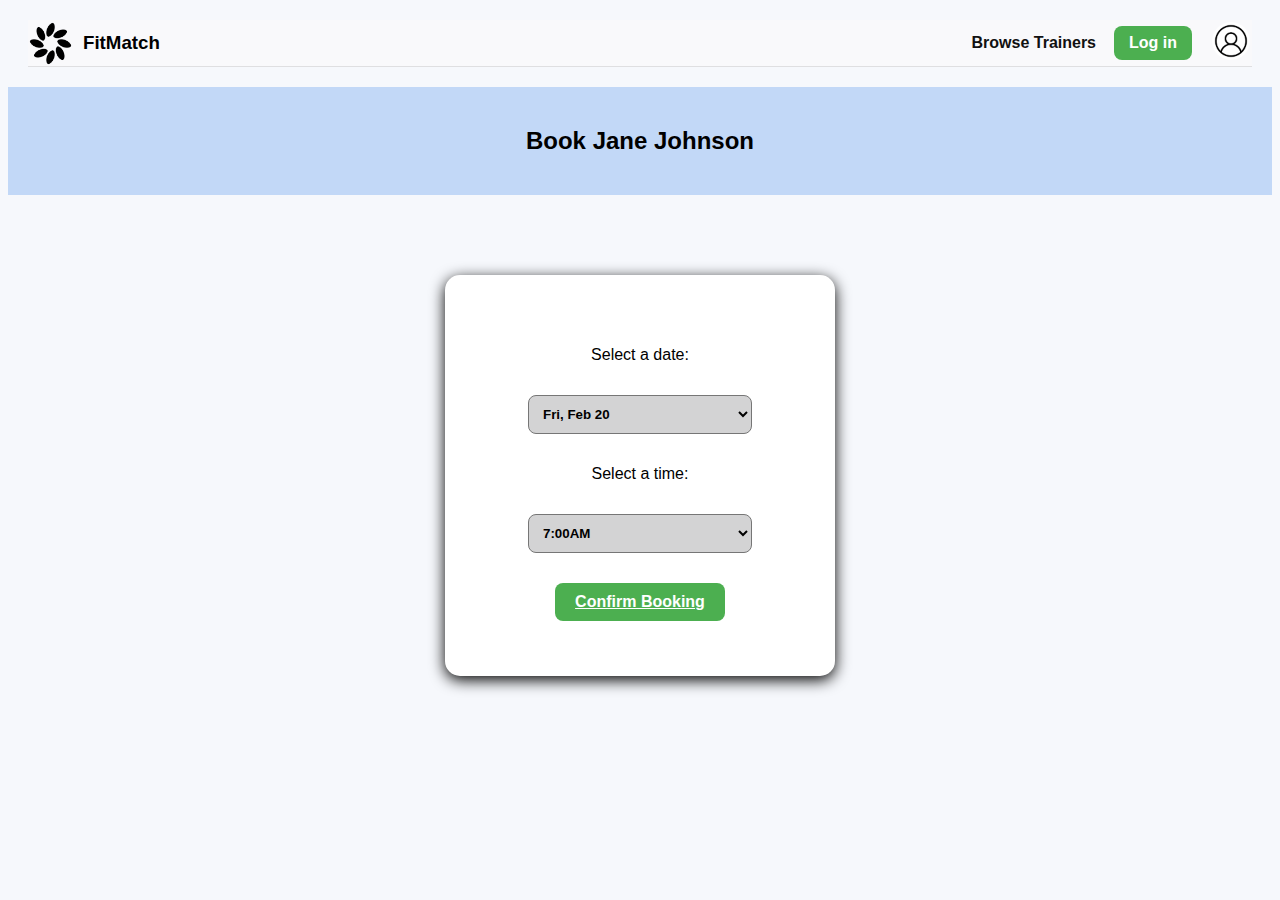
<file: high-fidelity-prototype/customer/book-trainer.html>
<!DOCTYPE html>
<html lang="en">

<head>
    <meta charset="UTF-8">
    <meta name="viewport" content="width=device-width, initial-scale=1.0">
    <link rel="stylesheet" href="style.css">
    <title>Book-Trainer</title>
</head>

<body>
    <header>
        <div class="logo">
            <img src="images/logo.png" alt="FitMatch Logo">
            <a href="home.html">
                <h3>FitMatch</h3>
            </a>
        </div>

        <nav class="navigation">
            <a href="browse.html" class="browse-link">Browse Trainers</a>
            <a href="signup.html" class="signup-btn">Log in</a>
            <a href="user-profile.html" class="profile-icon">
                <img src="images/profileicon.png" alt="Profile">
            </a>
        </nav>
    </header>


    <section class="booking-section">
        <h2>Book Jane Johnson</h2>
<div class="signup-container">
        <div class="booking-container">
            <p>Select a date:</p>
            <select name="date" id="date">
                <option>Fri, Feb 20</option>
                <option>Mon, Feb 23</option>
                <option>Tues, Feb 24</option>
                <option>Wed, Feb 25</option>
                <option>Thurs, Feb 26</option>
            </select>
            <p>Select a time: </p>
            <select name="time" id="time">
                <option>7:00AM</option>
                <option>8:00AM</option>
                <option>9:00AM</option>
                <option>10:00AM</option>
                <option>11:00AM</option>
            </select>

            <a href="booking-confirm.html" class="final-book-btn">Confirm Booking</a>
        </div>
</div>
    </section>

</body>

</html>
</file>
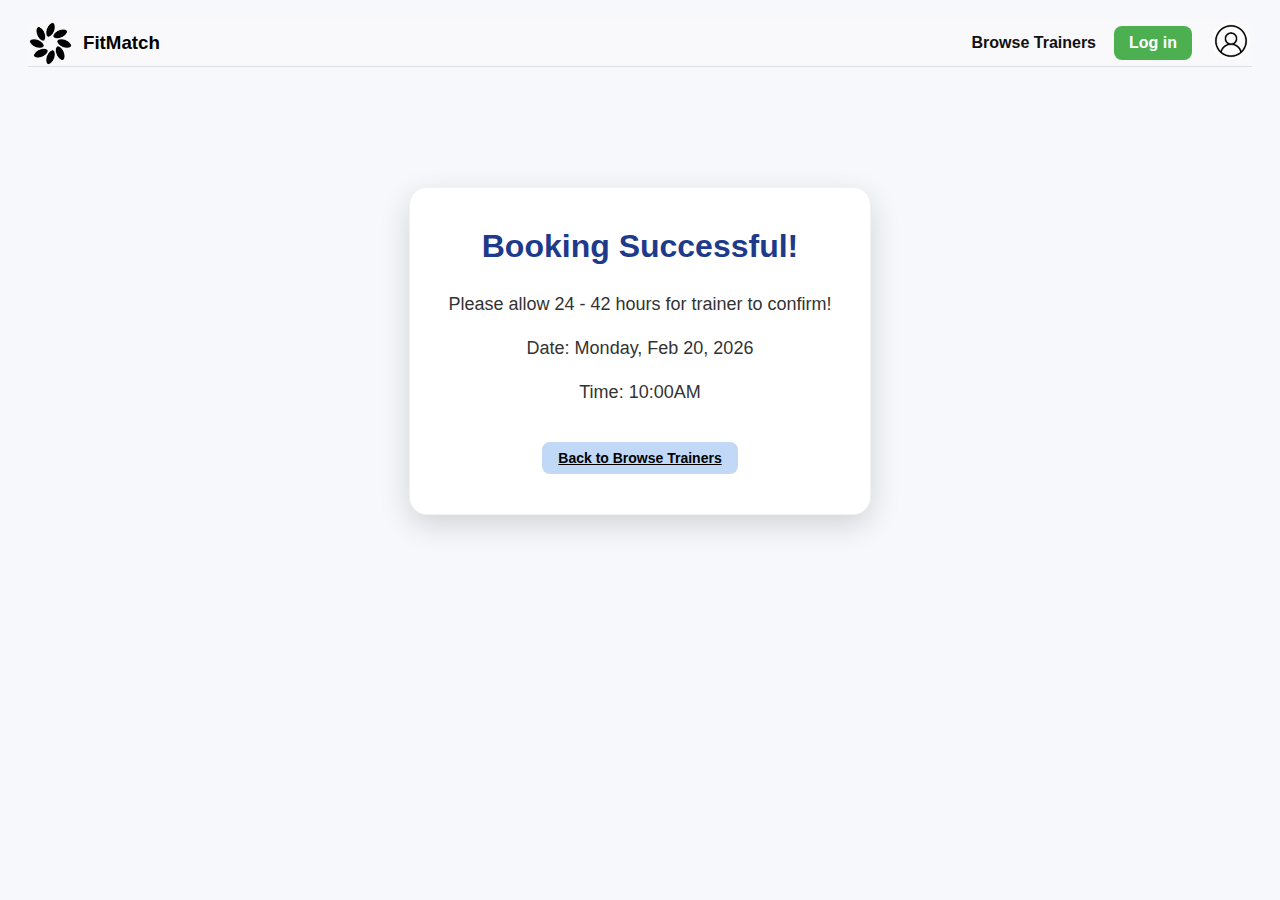
<file: high-fidelity-prototype/customer/booking-confirm.html>
<!DOCTYPE html>
<html lang="en">

<head>
    <meta charset="UTF-8">
    <meta name="viewport" content="width=device-width, initial-scale=1.0">
    <link rel="stylesheet" href="style.css">
    <title>Booking-confirm</title>

</head>

<body>
    <header>
        <div class="logo">
            <img src="images/logo.png" alt="FitMatch Logo">
            <a href="home.html">
                <h3>FitMatch</h3>
            </a>
        </div>

        <nav class="navigation">
            <a href="browse.html" class="browse-link">Browse Trainers</a>
            <a href="signup.html" class="signup-btn">Log in</a>
            <a href="user-profile.html" class="profile-icon">
                <img src="images/profileicon.png" alt="Profile">
            </a>
        </nav>
    </header>

    <div class="confirm-wrap">
        <section class="booking-confirm">
            <h2>Booking Successful!</h2>
            <p>Please allow 24 - 42 hours for trainer to confirm!</p>
            <p>Date: Monday, Feb 20, 2026</p>
            <p>Time: 10:00AM</p>
            <a href="browse.html" class="book-btn">Back to Browse Trainers</a>
        </section>
    </div>
</body>

</html>
</file>
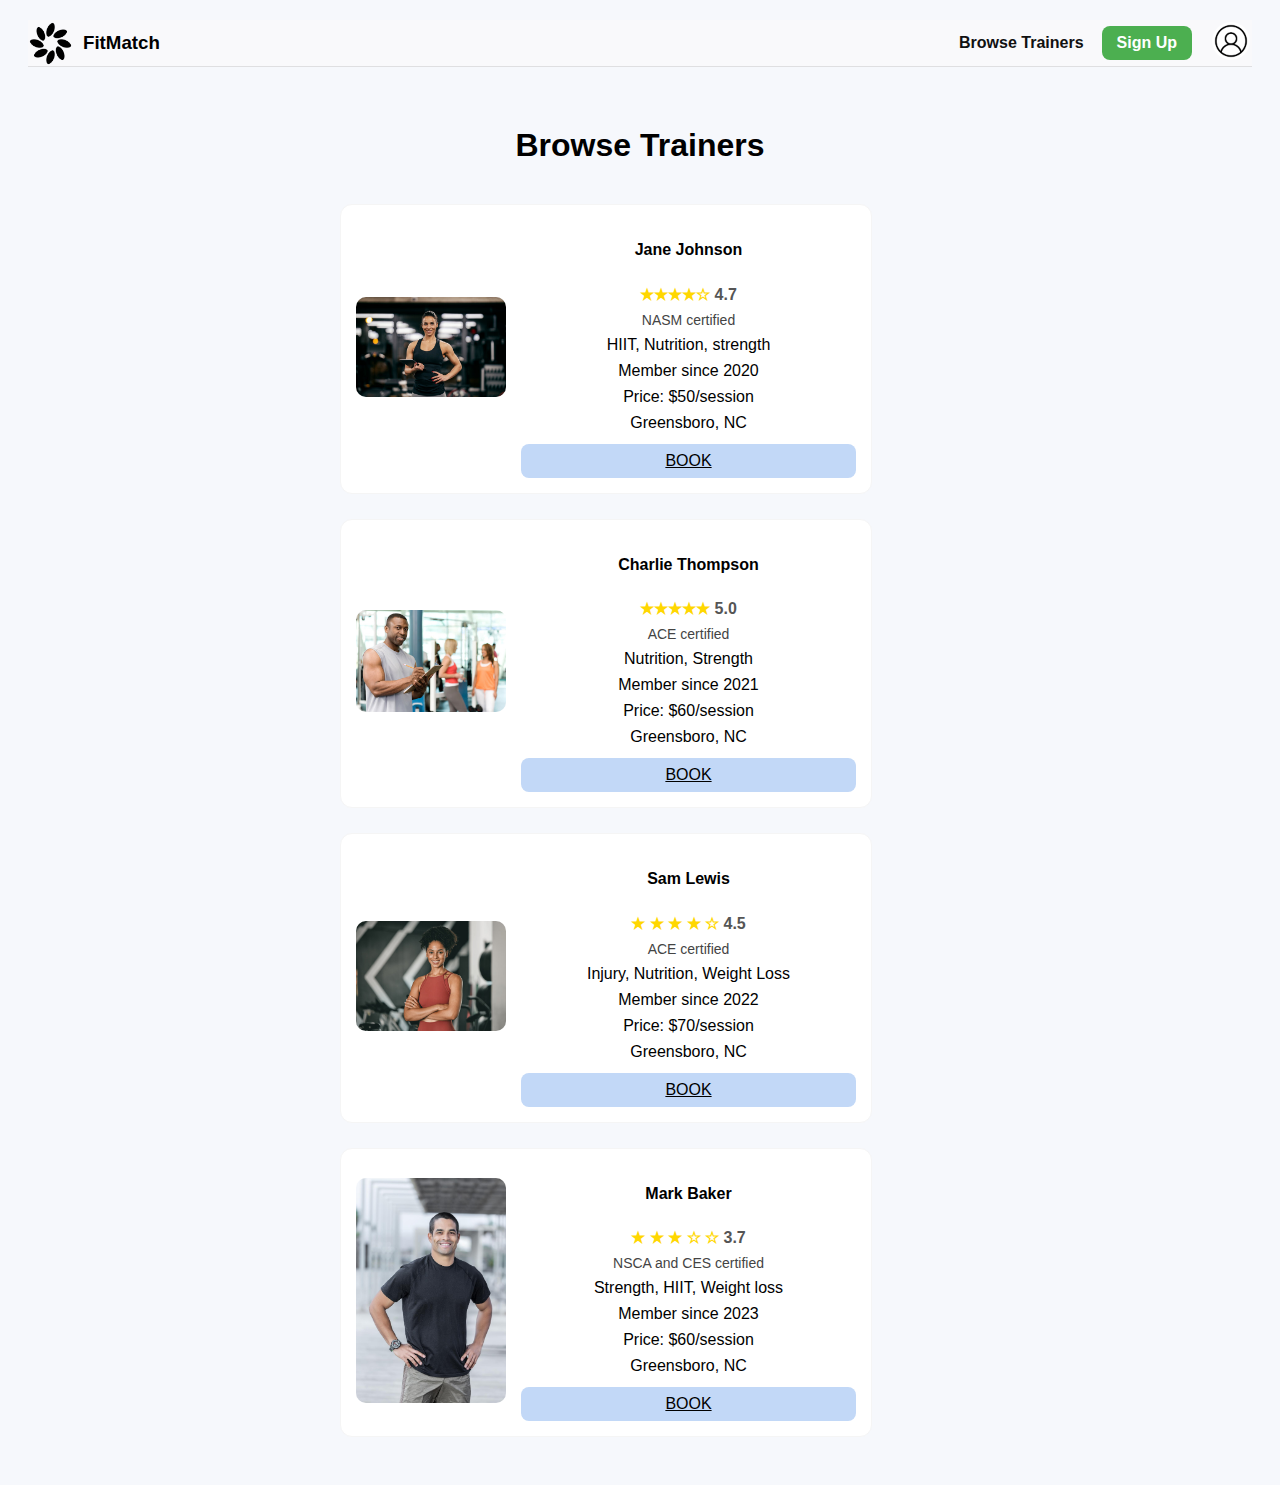
<file: high-fidelity-prototype/customer/browse.html>
<!DOCTYPE html>
<html lang="en">

<head>
    <meta charset="UTF-8">
    <meta name="viewport" content="width=device-width, initial-scale=1.0">
    <link rel="stylesheet" href="style.css">
    <title>Browse Trainers</title>
</head>

<body>
    <header>
        <div class="logo">
            <img src="images/logo.png" alt="FitMatch Logo">
            <a href="home.html">
                <h3>FitMatch</h3>
            </a>

        </div>

        <nav class="navigation">
            <a href="browse.html" class="browse-link">Browse Trainers</a>
            <a href="signup.html" class="signup-btn">Sign Up</a>
            <a href="user-profile.html" class="profile-icon">
                <img src="images/profileicon.png" alt="Profile">
            </a>
        </nav>
    </header>

    <section class="browse">
        <h1>Browse Trainers</h1>

        <div class="browse-grid">

            <!--trainer1-->
            <div class="browse-card">
                <a href="trainer1.html"">
                    <img src=" images/trainer1.jpg" alt="Trainer Image">
                </a>
                <div class="trainer-info">
                    <h4>Jane Johnson</h4>
                    <p class="rating">★★★★☆ <span>4.7</span></p>
                    <p class="cert">NASM certified</p>
                    <p class="specialty">HIIT, Nutrition, strength</p>
                    <p class="member">Member since 2020</p>
                    <p class="price"> Price: $50/session</p>
                    <p class="location">Greensboro, NC</p>

                    <a href="trainer1.html" class="book-btn">BOOK</a>
                    </a>
                </div>
            </div>

            <!--trainer2-->
            <div class="browse-card">
                <a href="trainer1.html">
                    <img src="images/trainer2.jpg" alt="Trainer Image">
                </a>
                <div class="trainer-info">
                    <h4>Charlie Thompson</h4>
                    <p class="rating">★★★★★ <span>5.0</span></p>
                    <p class="cert">ACE certified</p>
                    <p class="specialty">Nutrition, Strength</p>
                    <p class="member">Member since 2021</p>
                    <p class="price"> Price: $60/session</p>
                    <p class="location">Greensboro, NC</p>

                    <a href="trainer1.html" class="book-btn">BOOK</a>
                </div>
            </div>

            <!--trainer3-->
            <div class="browse-card">
                <a href="trainer1.html">
                    <img src="images/trainer3.jpg" alt="Trainer Image">
                </a>
                <div class="trainer-info">
                    <h4>Sam Lewis</h4>
                    <p class="rating">★ ★ ★ ★ ☆ <span>4.5</span></p>
                    <p class="cert">ACE certified</p>
                    <p class="specialty">Injury, Nutrition, Weight Loss</p>
                    <p class="member">Member since 2022</p>
                    <p class="price"> Price: $70/session</p>
                    <p class="location">Greensboro, NC</p>

                    <a href="trainer1.html" class="book-btn">BOOK</a>
                    </a>
                </div>
            </div>

            <!--trainer4-->
            <div class="browse-card">
                <a href="trainer1.html">
                    <img src="images/trainer4.jpg" alt="Trainer Image"> </a>
                <div class="trainer-info">
                    <h4>Mark Baker</h4>
                    <p class="rating"> ★ ★ ★ ☆ ☆ <span>3.7</span></p>
                    <p class="cert">NSCA and CES certified</p>
                    <p class="specialty">Strength, HIIT, Weight loss</p>
                    <p class="member">Member since 2023</p>
                    <p class="price"> Price: $60/session</p>
                    <p class="location">Greensboro, NC</p>

                    <a href="trainer1.html" class="book-btn">BOOK</a>
                </div>
            </div>

        </div>
        </div>
    </section>
</body>

</html>
</file>
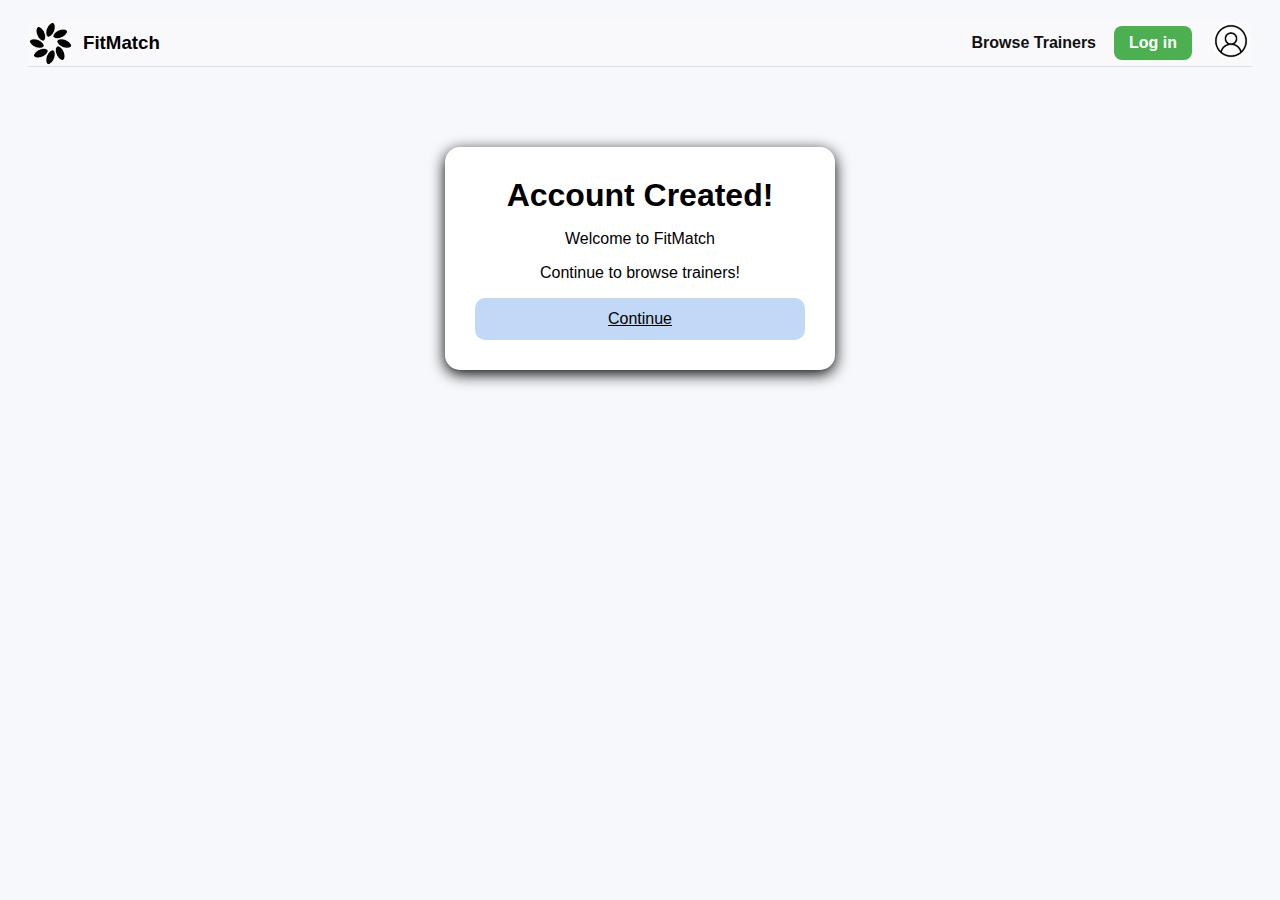
<file: high-fidelity-prototype/customer/created.html>
<!DOCTYPE html>
<html lang="en">
<head>
    <meta charset="UTF-8">
    <meta name="viewport" content="width=device-width, initial-scale=1.0">
    <title>Account Created</title>
    <link rel="stylesheet" href="style.css">

</head>
<body>
<header>
        <div class="logo">
            <img src="images/logo.png" alt="FitMatch Logo">
            <a href="home.html">
                <h3>FitMatch</h3>
            </a>
        </div>

        <nav class="navigation">
            <a href="browse.html" class="browse-link">Browse Trainers</a>
            <a href="signup.html" class="signup-btn">Log in</a>
            <a href="user-profile.html" class="profile-icon">
                <img src="images/profileicon.png" alt="Profile">
            </a>
        </nav>
    </header>

    <div class="signup-container">
        <h1>Account Created!</h1>
        <p>Welcome to FitMatch</p>
        <p>Continue to browse trainers!</p>
        <a href="browse.html" class="btn">Continue</a>

    </div> 
</body>
</html>
</file>
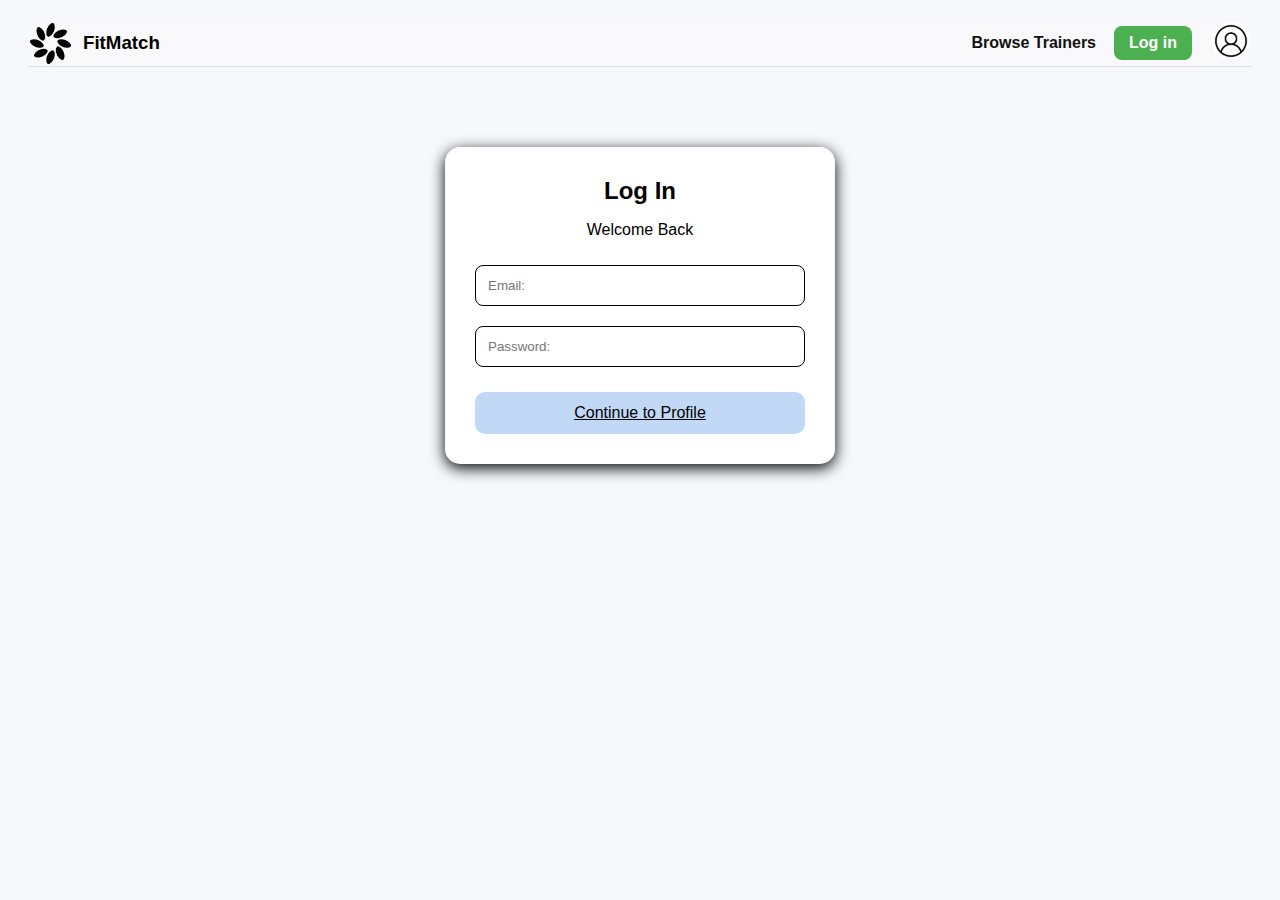
<file: high-fidelity-prototype/customer/log-in.html>
<!DOCTYPE html>
<html lang="en">
<head>
    <meta charset="UTF-8">
    <meta name="viewport" content="width=device-width, initial-scale=1.0">
    <link rel="stylesheet" href="style.css">
    <title>Log-In</title>
</head>
<body>
    <header>
        <div class="logo">
            <img src="images/logo.png" alt="FitMatch Logo">
            <a href="home.html">
                <h3>FitMatch</h3>
            </a>
        </div>

        <nav class="navigation">
            <a href="browse.html" class="browse-link">Browse Trainers</a>
            <a href="log-in.html" class="signup-btn">Log in</a>
            <a href="profile.html" class="profile-icon">
                <img src="images/profileicon.png" alt="Profile">
            </a>
        </nav>
    </header>


    <div class="signup-container">
        <h2>Log In</h2>
        <p>Welcome Back</p>

        <input type="email" placeholder="Email: ">
        <input type="password" placeholder="Password: ">

        <a href="user-profile.html" class ="btn">Continue to Profile</a>
    </div>
</body>
</html>
</file>
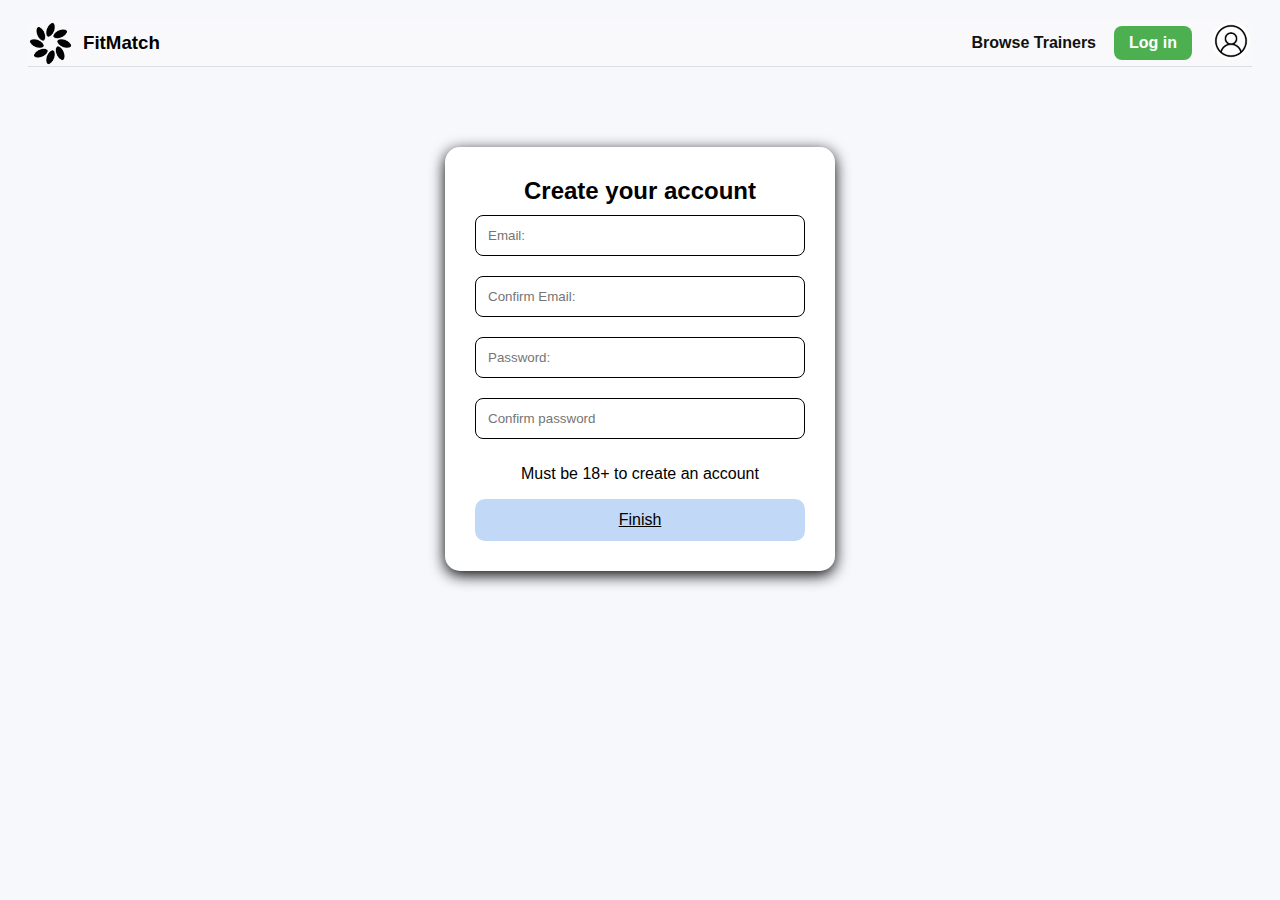
<file: high-fidelity-prototype/customer/signup-2.html>
<!DOCTYPE html>
<html lang="en">

<head>
    <meta charset="UTF-8">
    <meta name="viewport" content="width=device-width, initial-scale=1.0">
    <link rel="stylesheet" href="style.css">
    <title>Sign up</title>
</head>

<body>
    <header>
        <div class="logo">
            <img src="images/logo.png" alt="FitMatch Logo">
            <a href="home.html">
                <h3>FitMatch</h3>
            </a>
        </div>

        <nav class="navigation">
            <a href="browse.html" class="browse-link">Browse Trainers</a>
            <a href="log-in.html" class="signup-btn">Log in</a>
            <a href="profile.html" class="profile-icon">
                <img src="images/profileicon.png" alt="Profile">
            </a>
        </nav>
    </header>

    <div class="signup-container">
        <h2>Create your account</h2>

        <input type="email" placeholder="Email: ">
        <input type="email" placeholder="Confirm Email: ">
        <input type="password" placeholder="Password: ">
        <input type="password" placeholder="Confirm password">
        <p>Must be 18+ to create an account</p>

        <a href="created.html" class ="btn">Finish</a>
    </div>

  
</body>

</html>
</file>
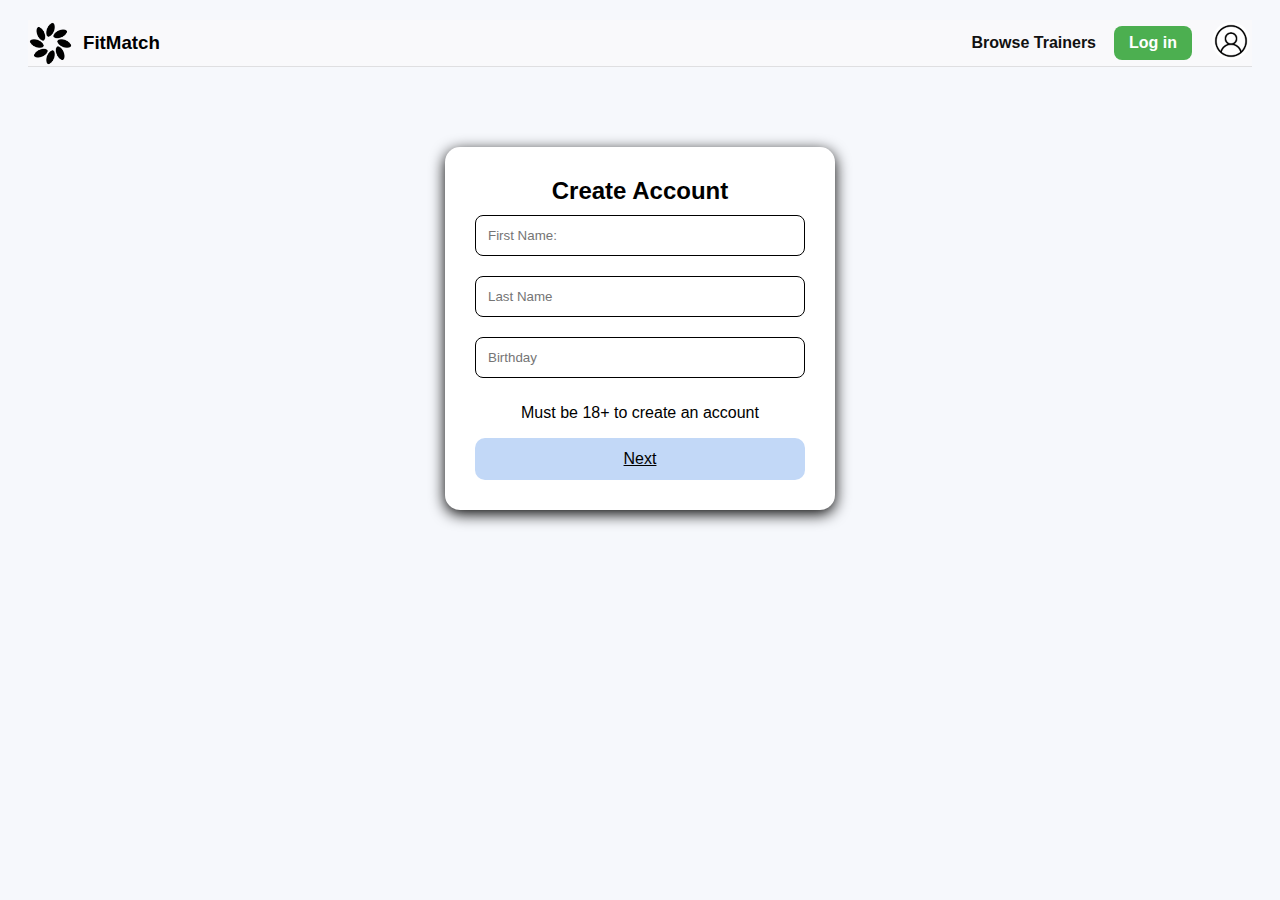
<file: high-fidelity-prototype/customer/signup.html>
<!DOCTYPE html>
<html lang="en">

<head>
    <meta charset="UTF-8">
    <meta name="viewport" content="width=device-width, initial-scale=1.0">
    <title>Sign up</title>
    <link rel="stylesheet" href="style.css">
</head>

<body>
    <header>
        <div class="logo">
            <img src="images/logo.png" alt="FitMatch Logo">
            <a href="home.html">
                <h3>FitMatch</h3>
            </a>
        </div>

        <nav class="navigation">
            <a href="browse.html" class="browse-link">Browse Trainers</a>
            <a href="log-in.html" class="signup-btn">Log in</a>
            <a href="user-profile.html" class="profile-icon">
                <img src="images/profileicon.png" alt="Profile">
            </a>
        </nav>
    </header>

    <div class="signup-container">
        <h2>Create Account</h2>

        <input type="text" placeholder="First Name:">
        <input type="text" placeholder="Last Name">
        <input type="text" placeholder="Birthday">
        <p>Must be 18+ to create an account</p>

        <a href="signup-2.html" class ="btn">Next</a>
    </div>

    </div>

</body>

</html>
</file>
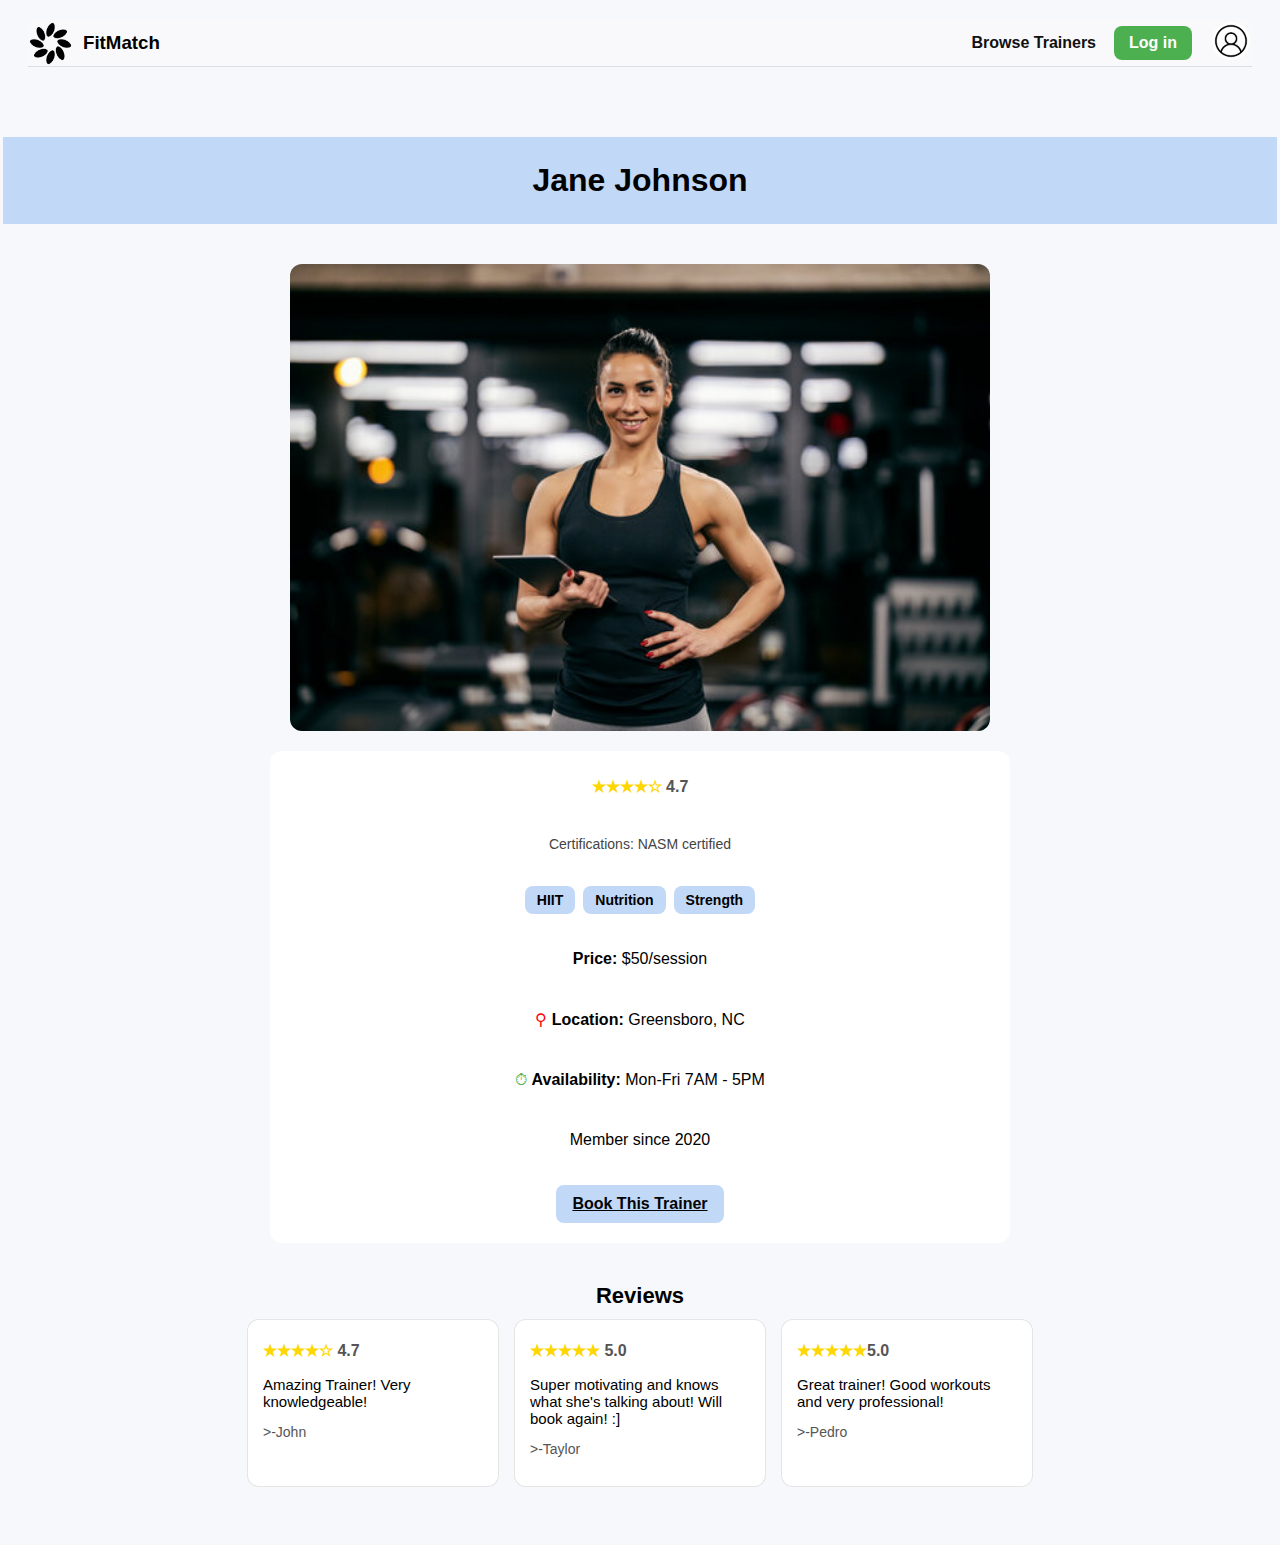
<file: high-fidelity-prototype/customer/trainer1.html>
<!DOCTYPE html>
<html lang="en">

<head>
    <meta charset="UTF-8">
    <meta name="viewport" content="width=device-width, initial-scale=1.0">
    <title>Trainer1</title>
    <link rel="stylesheet" href="style.css">

</head>

<body>
    <header>
        <div class="logo">
            <img src="images/logo.png" alt="FitMatch Logo">
            <a href="home.html">
                <h3>FitMatch</h3>
            </a>
        </div>

        <nav class="navigation">
            <a href="browse.html" class="browse-link">Browse Trainers</a>
            <a href="signup.html" class="signup-btn">Log in</a>
            <a href="user-profile.html" class="profile-icon">
                <img src="images/profileicon.png" alt="Profile">
            </a>
        </nav>
    </header>

    <section class="trainer1-profile">
        <!--Hero banner-->
        <div class="trainer1-hero">
            <h2>Jane Johnson</h2>
        </div>

        <!--Trainer Image-->
        <div class="tprofile-image-container">
            <img src=" images/trainer1.jpg" alt="Trainer Image" class="tprofile-img">
        </div>

            <!--Trainer info-->
            <div class="tprofile-info">
                <p class="rating">★★★★☆ <span>4.7</span></p>
                <p class="cert">Certifications: NASM certified</p>

                <div class="specialties">
                    <span class="specialty-box">HIIT</span>
                    <span class="specialty-box">Nutrition</span>
                    <span class="specialty-box">Strength</span>
                </div>

                <p class="price"> <b>Price: </b> $50/session</p>
                <p class="location"><span class="pinsym">⚲</span> <b>Location: </b> Greensboro, NC</p>
                <p class="availability"> <span class="clocksym">⏱︎</span> <b>Availability: </b>Mon-Fri 7AM - 5PM</p>
                <p class="member">Member since 2020</p>

                <a href="book-trainer.html" class="bookt-btn">Book This Trainer</a>
            </div>


            <section class="reviews-section">
                <h3>Reviews</h3>

                <div class="review-row">
                    <div class="review-card">
                        <p class="rating">★★★★☆ <span>4.7</span></p>
                        <p class="review-text">Amazing Trainer! Very knowledgeable!</p>
                        <p class="reviewer">>-John</p>
                    </div>

                    <div class="review-card">
                        <p class="rating">★★★★★ <span>5.0</span></p>
                        <p class="review-text">Super motivating and knows what she's talking about! Will book again!
                            :]</p>
                        <p class="reviewer">>-Taylor</p>
                    </div>

                    <div class="review-card">
                        <p class="rating">★★★★★<span>5.0</span></p>
                        <p class="review-text">Great trainer! Good workouts and very professional! </p>
                        <p class="reviewer">>-Pedro</p>
                    </div>
                </div>
            </section>

    </section>


</body>

</html>
</file>
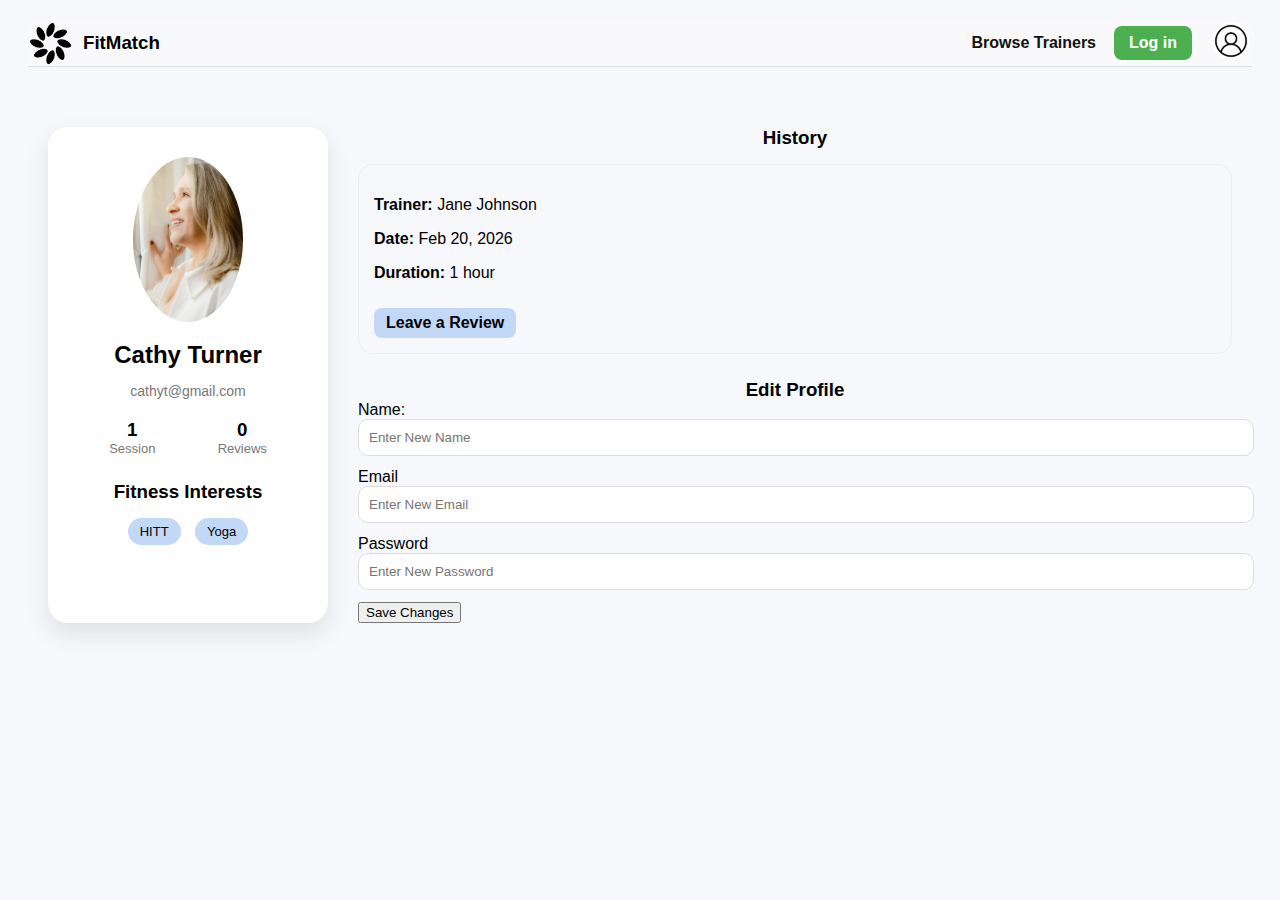
<file: high-fidelity-prototype/customer/user-profile.html>
<!DOCTYPE html>
<html lang="en">

<head>
    <meta charset="UTF-8">
    <meta name="viewport" content="width=device-width, initial-scale=1.0">
    <link rel="stylesheet" href="style.css">
    <title>User Profile</title>
</head>

<body>
    <header>
        <div class="logo">
            <img src="images/logo.png" alt="FitMatch Logo">
            <a href="home.html">
                <h3>FitMatch</h3>
            </a>
        </div>

        <nav class="navigation">
            <a href="browse.html" class="browse-link">Browse Trainers</a>
            <a href="log-in.html" class="signup-btn">Log in</a>
            <a href="user-profile.html" class="profile-icon">
                <img src="images/profileicon.png" alt="Profile">
            </a>
        </nav>
    </header>



    <div class="profile-container">

        <aside class="sidebar">
            <img src="images/user-pic.jpeg" class="user-pic">

            <h2>Cathy Turner</h2>
            <p class="email">cathyt@gmail.com</p>

            <div class="stats">
                <div>
                    <h3>1 </h3>
                    <p>Session</p>
                </div>

                <div>
                    <h3>0</h3>
                    <p>Reviews</p>
                </div>
            </div>

            <div class="fitness-goals">
                <h3>Fitness Interests</h3>
                <span>HITT</span>
                <span>Yoga</span>
            </div>
        </aside>


        <section class="profile-main">

            <section class="user-card">
                <h3>History</h3>
                <div class="history-session" id="session1">
                    <p><strong>Trainer: </strong> Jane Johnson</p>
                    <p><strong>Date: </strong>Feb 20, 2026</p>
                    <p><strong>Duration: </strong>1 hour</p>

                    <a href="#session1" class="leave-review-btn">Leave a Review</a>

                    <div class="review-form">
                        <h4>Leave a Review</h4>
                        <div class="stars">
                        <p>★ ★ ★ ★ ★</p>

                        <textarea placeholder="Write a review..."></textarea>

                        <button>Submit</button>
                    </div>
                </div>
                </div>


            </section>


            <section class="user-card">
                <h3>Edit Profile</h3>
                <label>Name: </label>
                <input type="text" placeholder="Enter New Name">

                <label>Email</label>
                <input type="email" placeholder="Enter New Email">

                <label>Password</label>
                <input type="password" placeholder="Enter New Password">

                <button class="save-new-info-btn">Save Changes</button>
            </section>
    </div>

</body>

</html>
</file>
<file: high-fidelity-prototype/customer/style.css>
body {
    font-family: 'Inter', sans-serif;
    background: #f6f8fc;
}

h1,
h2,
h3 {
    margin: 0;
    text-align: center;
}

/*HOME PAGE*/
/*Header*/
header {
    display: flex;
    justify-content: space-between;
    align-items: center;
    padding: 18px, 40px;
    background: #f9f9fb;
    color: rgb(7, 6, 6);
    border-bottom: 1px solid rgba(0, 0, 0, 0.1);
    margin: 20px;
}

header a {
    text-decoration: none;
    color: black;
}

.logo {
    display: flex;
    align-items: center;
    gap: 10px;
    font-family: 'Inter', sans-serif;
}

.logo img {
    height: 45px;
}

.navigation {
    display: flex;
    align-items: center;
    gap: 18px;
}

.browse-link {
    color: #111;
    font-weight: 600;
    ;
}

.signup-btn {
    background: #c2d8f7;
    color: white;
    padding: 8px 16px;
    border-radius: 20px;
    font-weight: bold;
    transition: 2s;
}

.profile-icon img {
    height: 38px;
    width: 38px;
    border-radius: 50%;
    object-fit: cover;
    cursor: pointer;
    border: 2px solid transparent;
    transition: 2s;
}

/*Hero area*/
.hero {
    text-align: center;
    padding: 70px 20px 40px;
    background-color: #c2d8f7;
}

.hero h1 {
    font-size: 35px;
}

.hero p {
    color: rgba(0, 0, 0, 0.317);
}

/*Search bar*/
.searchbar {
    display: flex;
    justify-content: center;
}

.searchbar input {
    padding: 10px;
    width: 330px;
    border-radius: 20px;
    border-color: rgba(0, 0, 0, 0.317);
    outline: none;
}

.searchbar button {
    margin-left: 5px;
    border: none;
    border-radius: 20px;
    font-weight: bold;
    background: white;
    cursor: pointer;
}

/*information cards*/
.information {
    display: flex;
    justify-content: center;
    gap: 30px;
    padding: 50px 20px;
}

.info-card {
    background: white;
    padding: 25px;
    width: 240px;
    border-radius: 16px;
    text-align: center;
    border: rgba(0, 0, 0, 0.317);
    border-style: ridge;
}

.info-card img {
    width: 60px;
    margin-bottom: 10px;
}

.bottom-banner {
    width: 100%;
    background-color: #c2d8f7;
    padding: 50px 20px;
    text-align: center;
    margin-top: 50px;
    border-radius: 0;
}

.bottom-banner h2 {
    font-size: 32px;
    font-weight: bold;
    margin-bottom: 15px;
    color: black
}

.bottom-banner p {
    font-size: 18px;
    color: #333;
    margin-bottom: 20px;
}

.banner-btn {
    display: inline-block;
    padding: 12px 25px;
    border-radius: 8px;
    background: #1e3a8a;
    color: white;
    font-weight: bold;
    text-decoration: none;
}

/*featured trainers*/
.featuredTrainers {
    text-align: center;
    padding: 40px 20px 70px;
}

.trainer-container {
    margin-top: 25px;
    display: flex;
    justify-content: center;
    gap: 25px;
    flex-wrap: wrap;
}

.trainer-card {
    background: white;
    width: 210px;
    padding: 15px;
    border-radius: 16px;
    box-shadow: 0 4px 12px;
    transition: 2s ease;
    text-decoration: none;
    color: black;
}



.trainer-card img {
    width: 100%;
    height: 230px;
    object-fit: cover;
    border-radius: 12px;
}

.trainer-card h3 {
    margin-top: 30px;
}


.rating {
    margin-top: 6px;
    color: gold;
    font-weight: bold;
}

.rating span {
    color: #555
}

/*footer*/
footer {
    background: white;
    color: black;
    text-align: center;
    padding: 20px;
}

/*SIGN UP PAGE*/
.signup-btn {
    background: #4caf50;
    color: white;
    padding: 8px 15px;
    border-radius: 8px;
}

.signup-container {
    width: 330px;
    margin: 80px auto;
    background: white;
    padding: 30px;
    border-radius: 15px;
    text-align: center;
    box-shadow: 0 4px 15px;
}

.signup-container input {
    width: 100%;
    padding: 12px;
    margin: 10px 0;
    border-radius: 8px;
    border: 1px solid;
    box-sizing: border-box;
}

.btn {
    display: block;
    margin-top: 15px;
    padding: 12px;
    background: #c2d8f7;
    color: black;
    border-radius: 10px;
}


/*BROWSE TRAINERS PAGE*/
.browse {
    text-align: center;
    padding: 40px;
}

.browse-grid {
    padding-top: 40px;
    display: grid;
    gap: 25px;
    max-width: 600px;
    margin: auto;
}

.browse-card {
    display: flex;
    align-items: center;
    gap: 15px;
    border: 1px solid whitesmoke;
    border-radius: 12px;
    padding: 15px;
    background: white;
    max-width: 500px;
}

.browse-grid img {
    width: 150px;
    height: auto;
    border-radius: 10px;
}

.trainer-info {
    display: flex;
    flex-direction: column;
    flex: 1;
    word-wrap: break-word;
}

.trainer-info p {
    margin: 4px 0;
}

.cert {
    font-size: 14px;
    color: #444
}

.since {
    font-size: 13px;
    color: #777;
}

.book-btn {
    display: inline-block;
    margin-top: 8px;
    padding: 8px 14px;
    border-radius: 8px;
    background: #c2d8f7;
    color: black;
}

/*TRAINER1 PAGE*/
.trainer1-profile {
    display: flex;
    flex-direction: column;
    align-items: center;
    padding: 50px 20px;
    gap: 20px;
}

.trainer1-hero {
    width: 100%;
    background-color: #c2d8f7;
    padding: 25px;
    text-align: center;
    margin-bottom: 20px;
}

.trainer1-hero h2 {
    color: black;
    font-size: 32px;
    font-weight: bold;

}

.tprofile-image-container {
    width: 100%;
    max-width: 700px;
}

.tprofile-img {
    width: 100%;
    height: auto;
    border-radius: 12px;
    display: block;
}

.tprofile-info {
    width: 100%;
    max-width: 700px;
    background: white;
    border-radius: 12px;
    padding: 20px;
    display: flex;
    flex-direction: column;
    align-items: center;
    text-align: center;
    gap: 10px;
}

.tprofile-info h2 {
    margin-top: 20px;
}

.pinsym {
    color: red;
}

.clocksym {
    color: #4caf50;
}

.specialties {
    display: flex;
    flex-wrap: wrap;
    gap: 8px;
    justify-content: center;
    margin: 10px;
}

.specialty-box {
    background: #c2d8f7;
    color: black;
    padding: 6px 12px;
    border-radius: 8px;
    font-size: 14px;
    font-weight: bold;
}

.reviews-section {
    width: 100%;
    max-width: 800px;
    margin-top: 20px;
    text-align: center;
}

.reviews-section h3 {
    font-size: 22px;
    color: black;
    margin-bottom: 10px;
    text-align: center;
}

.review-row {
    display: flex;
    gap: 15px;
    justify-content: center;
    flex-wrap: wrap;
}

.review-card {
    background: white;
    border: 1px solid rgba(0, 0, 0, 0.1);
    border-radius: 12px;
    padding: 15px;
    width: 220px;
    text-align: left;
}

.review span {
    color: black;
}

.review-text {
    font-size: 15px;
    margin-bottom: 5px;
}

.reviewer {
    font-size: 14px;
    color: #555;
}

.bookt-btn {
    display: inline-block;
    margin-top: 10px;
    padding: 10px 16px;
    border-radius: 8px;
    background: #c2d8f7;
    color: #040405;
    text-align: center;
    font-weight: bold;
}


/*BOOKING PAGE*/
.booking-page {
    text-align: center;
    padding: 50px 20px;
}

.booking-section h2 {
    padding: 40px;
    background-color: #c2d8f7;
}

.booking-container {
    display: flex;
    flex-direction: column;
    align-items: center;
    gap: 15px;
    max-width: 400px;
    margin: auto;
    background: white;
    padding-top: 30px;
    padding: 25px;
    border-radius: 12px;
}

.booking-container select {
    padding: 10px;
    width: 80%;
    border-radius: 8px;
    background: #3c3e413a;
    color: black;
    font-weight: bold;
}

.final-book-btn {
    display: inline-block;
    margin-top: 15px;
    padding: 10px 20px;
    border-radius: 8px;
    background: #4caf50;
    color: white;
    font-weight: bold;
}


/*BOOKING CONFIRM PAGE*/
.booking-confirm {
    text-align: center;
    padding: 40px 30px;
    background: white;
    border-radius: 18px;
    border: 1px solid rgba(0, 0, 0, 0.05);
    box-shadow: 0 10px 30px rgba(0, 0, 0, 0.15);

    display: flex;
    flex-direction: column;
    align-items: center;
    gap: 15px;
    max-width: 400px;
    width: 90%;
}

.confirm-wrap {
    padding: 100px;
    display: flex;
    justify-content: center;
    align-items: center;
}

.booking-confirm h2 {
    font-size: 32px;
    font-weight: bold;
    color: #1e3a8a;
    margin-bottom: 10px;
}

.booking-confirm p {
    font-size: 18px;
    color: #333;
    margin: 4px;
}

.booking-confirm .book-btn {
    display: inline-block;
    margin-top: 20px;
    padding: 8px 16px;
    border-radius: 8px;
    background: #c2d8f7;
    color: black;
    font-weight: bold;
    font-size: 14px;
}



/*USER PROFILE*/

.profile-container {
    display: grid;
    grid-template-columns: 280px 1fr;
    gap: 30px;
    padding: 40px;
}

.sidebar {
    background: white;
    border-radius: 20px;
    padding: 30px;
    text-align: center;
    box-shadow: 0 10px 25px rgba(0, 0, 0, 0.1);
}

.user-pic {
    width: 110px;
    border-radius: 50%;
    margin-bottom: 15px;
}

.email {
    color: #777;
    font-size: 14px;
    margin-bottom: 20px;
}

.stats {
    display: flex;
    justify-content: space-around;
    margin-bottom: 25px;
}

.stats h3 {
    margin: 0;
}

.stats p {
    margin: 0;
    font-size: 13px;
    color: #777;
}

.fitness-goals h3 {
    margin-bottom: 10px;
}

.fitness-goals span {
    display: inline-block;
    background: #c2d8f7;
    padding: 6px 12px;
    margin: 5px;
    border-radius: 20px;
    font-size: 13px;
}

.profile-main {
    display: flex;
    flex-direction: column;
    gap: 25px;
}

.card {
    background: white;
    padding: 25px;
    border-radius: 20px;
    box-shadow: 0 10px 25px rgba(0, 0, 0, 0.1);
}

.history-session {
    margin-top: 15px;
    padding: 15px;
    border: 1px solid #eee;
    border-radius: 15px;
}

.leave-review-btn {
    display:inline-block;
    margin-top: 10px;
    padding:6px 12px;
    background: #c2d8f7;
    border-radius: 8px;
    text-decoration: none;
    color:black;
    font-weight: bold;
}

.review-form{
    display:none;
    margin-top:10px;
    background: white;
    padding:15px;
    border-radius:12px;
    border:1px solid #ddd;
}

.history-session:target .review-form{
    display:block;
}


.stars {
    font-size: 22px;
    color: gold;
    margin-bottom: 10px;
}

.review-form textarea {
    width: 100%;
    height: 80px;
    border-radius: 10px;
    border: 1px solid #ddd;
    padding: 10px;
    resize: none;
}

.review-form button {
    margin-top: 10px;
    padding: 10px;
    border: none;
    border-radius: 10px;
    background: #c2d8f7;
    font-weight: bold;
}

input {
    width: 100%;
    padding: 10px;
    margin-bottom: 12px;
    border-radius: 10px;
    border:1px solid #ddd;
}
</file>
